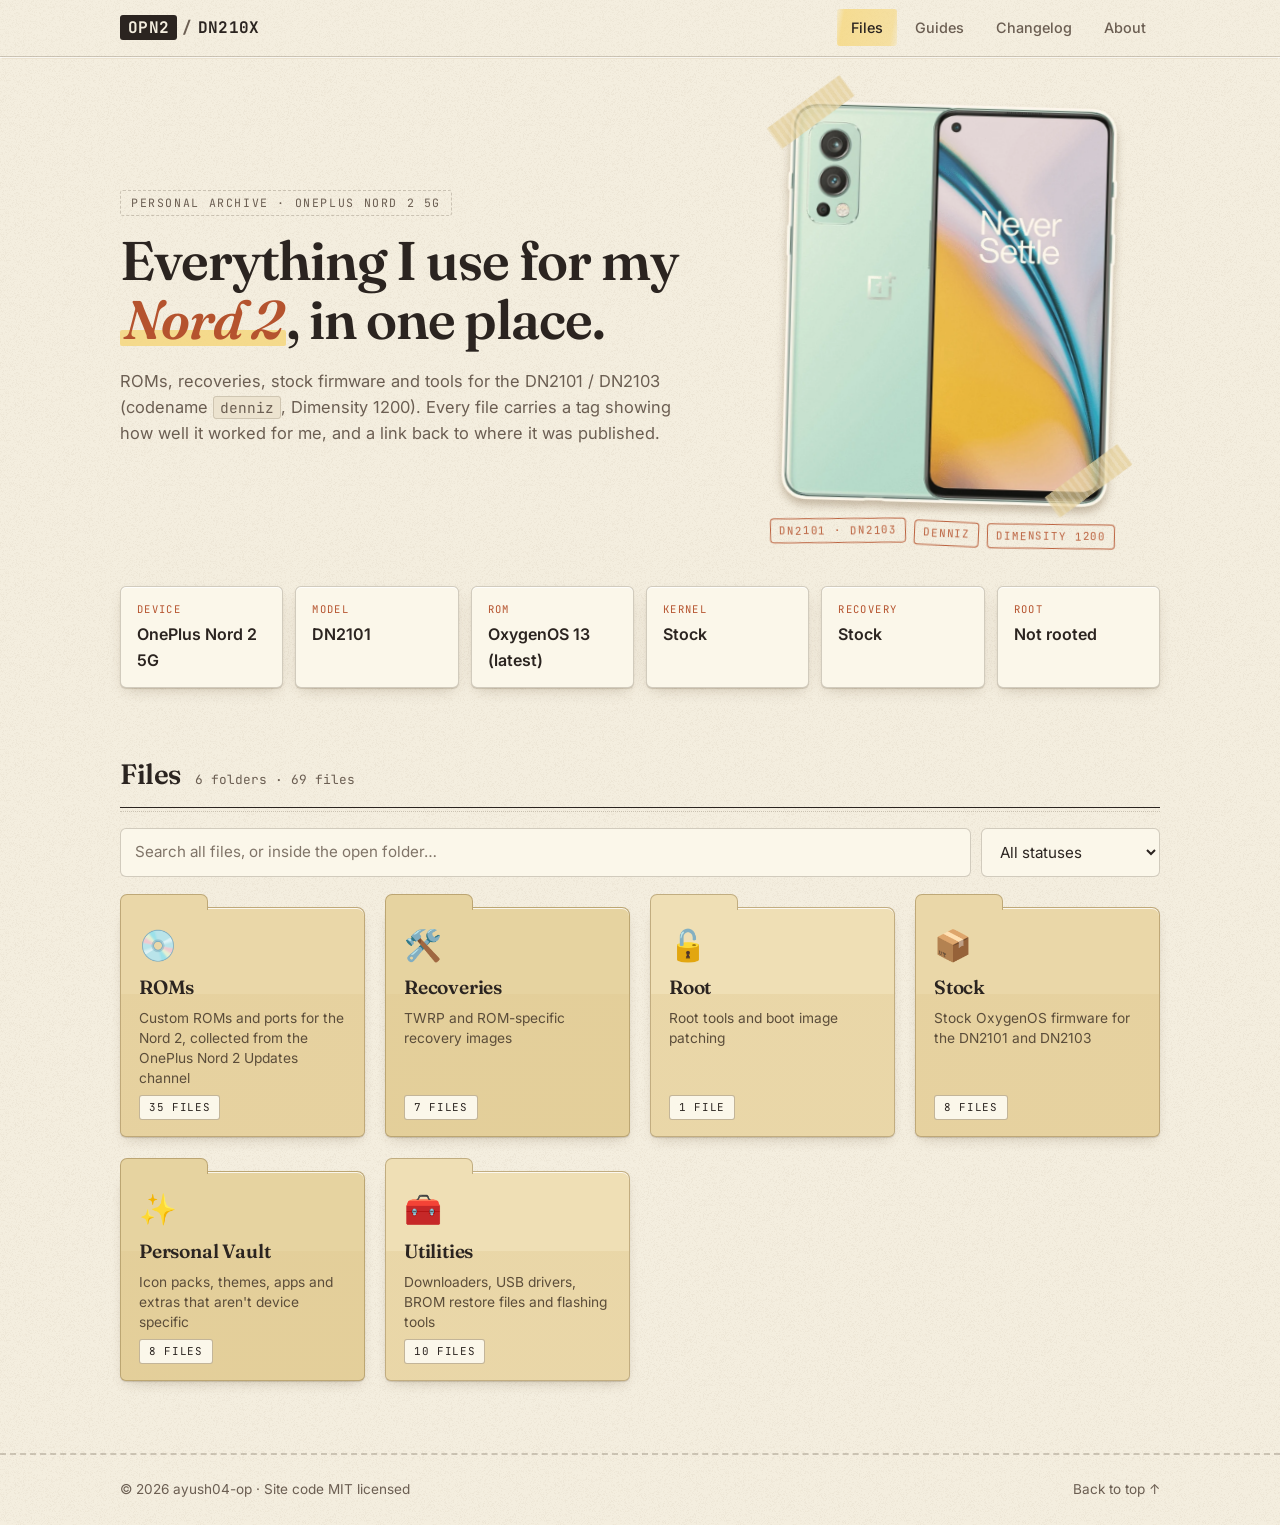
<file: index.html>
<!DOCTYPE html>
<html lang="en">
<head>
  <meta charset="UTF-8">
  <meta name="viewport" content="width=device-width, initial-scale=1.0">
  <meta name="theme-color" content="#F4EEDF">
  <title>OPN2-DN210X — Personal Vault</title>
  <meta name="description" content="Personal collection of ROMs, recoveries, stock firmware and tools for the OnePlus Nord 2 (DN2101 / DN2103).">
  <meta property="og:title" content="OPN2-DN210X — Personal Vault">
  <meta property="og:description" content="ROMs, recoveries, stock firmware and tools for the OnePlus Nord 2 (DN2101 / DN2103).">
  <meta property="og:type" content="website">
  <link rel="preconnect" href="https://fonts.googleapis.com">
  <link rel="preconnect" href="https://fonts.gstatic.com" crossorigin>
  <link href="https://fonts.googleapis.com/css2?family=Fraunces:ital,opsz,wght@0,9..144,400;0,9..144,600;0,9..144,700;1,9..144,600&family=Inter:wght@400;500;600;700&family=JetBrains+Mono:wght@400;500;700&display=swap" rel="stylesheet">
  <link rel="stylesheet" href="style.css?v=20261103g">
</head>
<body>

<header class="top">
  <div class="wrap top-inner">
    <a class="brand" href="#files" data-tab="files">
      <span class="brand-mark">OPN2</span><span class="brand-sep">/</span><span class="brand-sub">DN210X</span>
    </a>
    <nav class="nav" id="nav" aria-label="Sections">
      <span class="nav-pill" aria-hidden="true"></span>
      <a href="#files" data-tab="files">Files</a>
      <a href="#guides" data-tab="guides">Guides</a>
      <a href="#changelog" data-tab="changelog">Changelog</a>
      <a href="#about" data-tab="about">About</a>
    </nav>
  </div>
</header>

<main id="top">

  <section class="hero wrap" id="hero">
    <div class="hero-grid">
      <div class="hero-copy">
        <p class="eyebrow">PERSONAL ARCHIVE · ONEPLUS NORD 2 5G</p>
        <h1>Everything I use for my<br><span class="accent">Nord 2</span>, in one place.</h1>
        <p class="lead">ROMs, recoveries, stock firmware and tools for the DN2101 / DN2103 (codename <code>denniz</code>, Dimensity 1200). Every file carries a tag showing how well it worked for me, and a link back to where it was published.</p>
      </div>

      <figure class="device">
        <img src="assets/nord2-900.webp" srcset="assets/nord2-900.webp 900w, assets/nord2.webp 1715w" sizes="(max-width: 760px) 80vw, 360px" width="900" height="1075" alt="The OnePlus Nord 2 5G, back and front" fetchpriority="high">
        <figcaption>
          <span class="cap">DN2101 · DN2103</span>
          <span class="cap">denniz</span>
          <span class="cap">Dimensity 1200</span>
        </figcaption>
      </figure>
    </div>

    <div class="setup" id="setup" aria-label="Current setup"></div>
  </section>

  <!-- ───────── Files tab ───────── -->
  <section class="wrap panel" id="files" data-panel="files">
    <div class="section-head">
      <h2>Files</h2>
      <span class="count" id="count"></span>
    </div>

    <div class="toolbar">
      <input id="search" type="search" placeholder="Search all files, or inside the open folder…" aria-label="Search files" autocomplete="off">
      <select id="status" aria-label="Filter by status">
        <option value="all">All statuses</option>
        <option value="daily">✅ Daily driver</option>
        <option value="tested">🟢 Tested</option>
        <option value="partial">🟡 Partially tested</option>
        <option value="untested">⚪ Untested</option>
      </select>
    </div>

    <div class="crumbs" id="crumbs" hidden></div>
    <div class="folders" id="folders" aria-label="Folders"></div>
    <div class="chips" id="chips" aria-label="Sections in this folder" hidden></div>
    <div class="list" id="list" aria-live="polite" hidden></div>
  </section>

  <!-- ───────── Guides tab ───────── -->
  <section class="wrap panel" id="guides" data-panel="guides" hidden>
    <div class="section-head"><h2>Guides</h2><span class="count" id="guideCount"></span></div>
    <p class="panel-intro">Step-by-step guides for flashing, restoring and debloating the Nord 2. Each one lists what you need first, the steps in order, and what can go wrong. Tap a guide to open it.</p>
    <div id="guideList" class="guides"></div>
  </section>

  <!-- ───────── Changelog tab ───────── -->
  <section class="wrap panel" id="changelog" data-panel="changelog" hidden>
    <div class="section-head"><h2>Changelog</h2></div>
    <p class="panel-intro">A dated record of what was added or changed in this vault, newest first.</p>
    <ol id="logList" class="log"></ol>
  </section>

  <!-- ───────── About tab ───────── -->
  <section class="wrap panel" id="about" data-panel="about" hidden>
    <div class="section-head"><h2>About</h2></div>

    <div class="about-grid">

      <article class="about card-lite">
        <h3>This vault</h3>
        <p>This is a personal archive for the OnePlus Nord 2 5G, kept by the owner of a DN2101 running the latest OxygenOS 13. It collects stock firmware, custom ROMs, recoveries, drivers and everyday tools, each with notes on what it is and where it came from.</p>
        <p class="muted">The stock firmware, tools and guides come from my own Telegram channel, OPN2-Dump. The custom ROM list was collected from the public OnePlus Nord 2 Updates channel, where ROM maintainers post their builds.</p>
      </article>

      <article class="about card-lite">
        <h3>The device</h3>
        <dl class="specs">
          <div><dt>Name</dt><dd>OnePlus Nord 2 5G</dd></div>
          <div><dt>Codename</dt><dd>denniz</dd></div>
          <div><dt>Models</dt><dd>DN2101 (India), DN2103 (EU)</dd></div>
          <div><dt>Chipset</dt><dd>MediaTek Dimensity 1200 (MT6893)</dd></div>
          <div><dt>Build target</dt><dd>op6893</dd></div>
          <div><dt>Storage</dt><dd>UFS</dd></div>
          <div><dt>Shared builds</dt><dd>realme X7 Max 5G (RMX3031) uses the same op6893 ROM builds</dd></div>
          <div><dt>My setup</dt><dd>DN2101 on the latest OxygenOS 13, not rooted</dd></div>
        </dl>
      </article>

      <article class="about card-lite">
        <h3>What is in each folder</h3>
        <ul class="folder-list">
          <li><a href="#f/roms">💿 ROMs</a> <span class="muted">Custom ROMs and ports from many maintainers. <span data-folder-count="roms"></span></span></li>
          <li><a href="#f/recoveries">🛠️ Recoveries</a> <span class="muted">TWRP and the recoveries that go with specific ROMs. <span data-folder-count="recoveries"></span></span></li>
          <li><a href="#f/root">🔓 Root</a> <span class="muted">Root tools. <span data-folder-count="root"></span></span></li>
          <li><a href="#f/stock">📦 Stock</a> <span class="muted">OxygenOS 13 and OxygenOS 11.3 firmware. <span data-folder-count="stock"></span></span></li>
          <li><a href="#f/vault">✨ Personal Vault</a> <span class="muted">Icon packs, themes and apps that are not device specific. <span data-folder-count="vault"></span></span></li>
          <li><a href="#f/utilities">🧰 Utilities</a> <span class="muted">Downloaders, USB drivers, BROM restore files and flashing tools. <span data-folder-count="utilities"></span></span></li>
        </ul>
      </article>

      <article class="about card-lite">
        <h3>Tags and badges</h3>
        <p class="muted small-title">Status tags</p>
        <ul class="legend">
          <li><span class="tag daily">✅ Daily driver</span> I run it every day.</li>
          <li><span class="tag tested">🟢 Tested</span> It worked for me.</li>
          <li><span class="tag partial">🟡 Partial</span> It works with known bugs.</li>
          <li><span class="tag untested">⚪ Untested</span> Collected, but not tried by me.</li>
        </ul>
        <p class="muted small-title">Build badges</p>
        <ul class="legend">
          <li><span class="tag kind">Official</span> Built and released by the ROM's own team.</li>
          <li><span class="tag kind">Unofficial</span> A community build from an individual maintainer.</li>
          <li><span class="tag kind">Port</span> Made from another phone's firmware.</li>
        </ul>
      </article>

      <article class="about card-lite wide">
        <h3>Sources and credits</h3>
        <p>Everything here belongs to its original authors. Each file links to the post where it was published, plus the maintainer's own changelog, bug list or thread when one exists.</p>
        <p class="credits"><strong>ROMs and ports:</strong> Liwhy, ManshuTyagi, lahaina, Zatvio, Rakhshan, SakilMondal, Frxncyyy, fjoInir, P.A.N.Z. and the teams behind Evolution X, LineageOS, Lunaris-AOSP, InfinityX, Axion AOSP, PixelOS, RisingOS, ArrowOS, DerpFest, Pixel Experience and Project Elixir.</p>
        <p class="credits"><strong>Recoveries and tools:</strong> TheMalachite (unofficial TWRP), NishantKumar6342 (BROM bypass), giovix92 (restore file hosting), Shizuku, Canta, MT Manager and the other authors named beside each file.</p>
        <p class="muted">If you are an author and want something credited differently or removed, open an issue on GitHub.</p>
      </article>

      <article class="about card-lite wide">
        <h3>Known gaps</h3>
        <p class="muted">The ROM list was read from the public preview of the OnePlus Nord 2 Updates channel. A few older stretches of that channel could not be read, so some early 2021 to 2022 ROM builds may be missing. Each ROM family lists its newest builds first.</p>
      </article>

      <article class="about card-lite wide warn-box">
        <h3>⚠ Disclaimer</h3>
        <p>Flashing custom software can brick your device, void your warranty or cause data loss. Everything here is provided as is, with no warranty. Back up your data and flash at your own risk. Unless a file is tagged Daily driver or Tested, I have not verified it myself.</p>
      </article>

    </div>

    <p class="about-links">
      <a class="btn" href="https://github.com/ayush04-op/OPN2-Dump-DN210X" target="_blank" rel="noopener">GitHub repo</a>
      <a class="btn ghost" href="https://t.me/OPdump" target="_blank" rel="noopener">OPN2-Dump channel</a>
      <a class="btn ghost" href="https://t.me/OnePlusNord2Updates" target="_blank" rel="noopener">Nord 2 Updates channel</a>
      <a class="btn ghost" href="https://github.com/ayush04-op/OPN2-Dump-DN210X/issues" target="_blank" rel="noopener">Report an issue</a>
    </p>
  </section>

</main>

<footer class="foot">
  <div class="wrap foot-inner">
    <span>© <span id="year"></span> ayush04-op · Site code MIT licensed</span>
    <a href="#top">Back to top ↑</a>
  </div>
</footer>

<script src="script.js?v=20261103g"></script>
</body>
</html>
</file>
<file: style.css>
/* ─────────────────────────────────────────────
   OPN2 · DN210X — Pure paper theme
   Flat sheets, manila folders, tape, stamps, ruled notebook.
   No blur, no backdrop-filter, no animated blobs: only transform/opacity motion.
   ───────────────────────────────────────────── */
:root {
  --paper: #f4eedf;
  --paper-2: #ece3cf;
  --sheet: #fbf7ea;
  --manila: #ead7a8;
  --manila-2: #dfc78f;
  --ink: #2b2420;
  --muted: #6b5e52;
  --accent: #b5532e;
  --accent-2: #d08a4e;
  --sage: #6f8f72;
  --ok: #2f6b3a;
  --warn: #8a5e00;
  --note: #f6e58f;

  --rule: rgba(60, 45, 30, .16);
  --edge: rgba(60, 45, 30, .22);
  --lift: 0 1px 0 rgba(255, 255, 255, .8) inset, 0 1px 1px rgba(80, 55, 25, .18), 0 6px 14px -6px rgba(80, 55, 25, .28);

  --radius: 6px;
  --ease: cubic-bezier(0.2, 0.7, 0.2, 1);
  --spring: cubic-bezier(0.34, 1.56, 0.64, 1);
  --serif: "Fraunces", "Iowan Old Style", "Palatino Linotype", Georgia, serif;
  --mono: "JetBrains Mono", ui-monospace, SFMono-Regular, Menlo, monospace;
  --sans: "Inter", system-ui, -apple-system, "Segoe UI", sans-serif;
}

* { box-sizing: border-box; -webkit-tap-highlight-color: transparent; }
html { -webkit-text-size-adjust: 100%; scroll-behavior: smooth; background: var(--paper); }
a, button, summary, select, input, label { touch-action: manipulation; }

body {
  margin: 0;
  font-family: var(--sans);
  font-size: 16px;
  line-height: 1.6;
  color: var(--ink);
  background-color: var(--paper);
  background-image: url("assets/paper-grain.png");
  background-size: 180px 180px;
  -webkit-font-smoothing: antialiased;
}

a { color: inherit; }
code {
  font-family: var(--mono); font-size: .88em;
  background: var(--paper-2); border: 1px solid var(--rule); border-radius: 3px; padding: 1px 6px;
}
h1, h2, h3 { font-family: var(--serif); font-optical-sizing: auto; }
.wrap { width: min(1040px, 100% - 32px); margin-inline: auto; }
.muted { color: var(--muted); }

a:focus-visible, button:focus-visible, summary:focus-visible, input:focus-visible, select:focus-visible {
  outline: 2px solid var(--accent); outline-offset: 3px;
}

/* ───────── Header: a strip of paper with a perforated edge ───────── */
.top {
  position: sticky; top: 0; z-index: 20;
  background: var(--paper);
  background-image: url("assets/paper-grain.png");
  border-bottom: 1px solid var(--edge);
  box-shadow: 0 1px 0 rgba(255, 255, 255, .7), 0 4px 0 -2px var(--paper-2);
}
.top-inner { display: flex; align-items: center; justify-content: space-between; height: 56px; }
.brand { text-decoration: none; font-family: var(--mono); font-weight: 700; letter-spacing: .02em; }
.brand-mark {
  color: var(--paper); background: var(--ink); padding: 2px 8px; border-radius: 3px;
}
.brand-sep { color: var(--muted); margin: 0 5px; }
.brand-sub { color: var(--ink); }

.nav { display: flex; gap: 4px; position: relative; }
.nav a {
  position: relative; z-index: 1; overflow: hidden;
  padding: 7px 14px; border-radius: 4px;
  font-size: .9rem; font-weight: 500; text-decoration: none; color: var(--muted);
}
.nav a:hover, .nav a.active { color: var(--ink); }
/* Highlighter swipe that slides to the active tab */
.nav-pill {
  position: absolute; left: 0; top: 0; z-index: 0; pointer-events: none;
  width: var(--w, 0); height: var(--h, 0);
  transform: translate(var(--x, 0), var(--y, 0));
  border-radius: 3px;
  background: linear-gradient(100deg, rgba(246, 214, 120, .15), rgba(246, 214, 120, .75) 12%, rgba(246, 214, 120, .6) 88%, rgba(246, 214, 120, .2));
  opacity: 0;
}
.nav-pill.ready { opacity: 1; transition: transform .5s var(--spring), width .5s var(--spring), opacity .25s; }

/* ───────── Hero ───────── */
.hero { padding: 60px 0 30px; }
.hero-copy > * { animation: fadeUp .9s var(--ease) backwards; }
.hero-copy > :nth-child(1) { animation-delay: .05s; }
.hero-copy > :nth-child(2) { animation-delay: .15s; }
.hero-copy > :nth-child(3) { animation-delay: .28s; }
.hero-grid { display: grid; grid-template-columns: 1.15fr .85fr; gap: 44px; align-items: center; margin-bottom: 40px; }
.eyebrow {
  display: inline-block; margin: 0 0 16px; padding: 3px 10px;
  font-family: var(--mono); font-size: .72rem; letter-spacing: .14em; color: var(--muted);
  border: 1px dashed var(--edge); border-radius: 3px;
}
h1 { text-wrap: balance; font-size: clamp(2.1rem, 4.6vw, 3.4rem); line-height: 1.08; letter-spacing: -.02em; margin: 0 0 18px; font-weight: 600; }
.accent { position: relative; display: inline-block; font-style: italic; color: var(--accent); padding: 0 .08em; }
.accent::before {  /* marker swipe draws itself in */
  content: ""; position: absolute; left: 0; right: 0; bottom: .06em; height: .3em; z-index: -1;
  background: rgba(246, 214, 120, .8); border-radius: 2px;
  transform-origin: left center; animation: swipe .8s .65s var(--ease) backwards;
}
.hero-copy h1 { position: relative; isolation: isolate; }
.lead { max-width: 560px; color: var(--muted); font-size: 1.03rem; margin: 0; }

/* The device photo, taped to the page */
.device { position: relative; margin: 0; transform: rotate(1.6deg); transition: transform .5s var(--spring); animation: land 1s .15s var(--spring) backwards; will-change: transform; }
.device:hover { transform: rotate(0deg) translateY(-4px); }
.device img { display: block; width: 100%; max-width: 360px; height: auto; margin: 0 auto; }
.device::before, .device::after {
  content: ""; position: absolute; z-index: 2; width: 92px; height: 26px;
  background: rgba(228, 205, 150, .72);
  box-shadow: 0 1px 2px rgba(80, 55, 25, .22);
  background-image: repeating-linear-gradient(90deg, rgba(255, 255, 255, .18) 0 3px, transparent 3px 7px);
  -webkit-mask: linear-gradient(90deg, transparent 0, #000 2px, #000 calc(100% - 2px), transparent 100%);
          mask: linear-gradient(90deg, transparent 0, #000 2px, #000 calc(100% - 2px), transparent 100%);
}
.device::before, .device::after { --tr: -38deg; transform: rotate(var(--tr)); animation: tape .5s var(--spring) backwards; }
.device::before { top: 14px; left: calc(50% - 190px); animation-delay: .85s; }
.device::after  { bottom: 56px; right: calc(50% - 190px); animation-delay: 1s; }
.device figcaption { margin-top: 2px; display: flex; flex-wrap: wrap; justify-content: center; gap: 8px; }
.device .cap {
  font-family: var(--mono); font-size: .68rem; letter-spacing: .08em; text-transform: uppercase;
  color: var(--accent); border: 1.5px solid var(--accent); border-radius: 4px; padding: 3px 8px;
  transform: rotate(-2deg); opacity: .9;
  animation: stamp .45s var(--spring) backwards; animation-delay: 1.15s;
}
.device .cap:nth-child(2) { transform: rotate(1.5deg); animation-delay: 1.25s; }
.device .cap:nth-child(3) { transform: rotate(-1deg); animation-delay: 1.35s; }

/* "Current setup": a row of index cards */
.setup {
  display: grid; grid-template-columns: repeat(auto-fit, minmax(150px, 1fr)); gap: 12px;
}
.setup .cell {
  background: var(--sheet); border: 1px solid var(--edge); border-radius: var(--radius);
  padding: 14px 16px; box-shadow: var(--lift);
  animation: settle .7s var(--ease) backwards; animation-delay: calc(.35s + var(--i, 0) * 70ms);
  transition: transform .35s var(--spring);
}
.setup .cell:hover { transform: translateY(-3px) rotate(-.4deg); }
.setup .cell:active { transform: scale(.97); transition-duration: .1s; }
.setup .k { font-family: var(--mono); font-size: .66rem; letter-spacing: .13em; color: var(--accent); text-transform: uppercase; }
.setup .v { font-weight: 600; margin-top: 4px; word-break: break-word; }

/* ───────── Sections ───────── */
section.wrap { padding: 32px 0; }
.section-head {
  display: flex; align-items: baseline; gap: 14px; margin-bottom: 20px; padding-bottom: 10px;
  border-bottom: 1px solid var(--ink); position: relative;
}
.section-head::after { content: ""; position: absolute; left: 0; right: 0; bottom: -5px; border-bottom: 1px dotted var(--edge); }
h2 { margin: 0; font-size: 1.75rem; letter-spacing: -.015em; font-weight: 600; }
.count { font-family: var(--mono); font-size: .8rem; color: var(--muted); }
.panel:not([hidden]) { animation: fadeUp .5s var(--ease) backwards; }
html.vt .panel:not([hidden]) { animation: none; }
.panel-intro { color: var(--muted); max-width: 680px; margin: 4px 0 24px; }

.reveal { opacity: 0; transform: translateY(22px); transition: opacity .7s var(--ease), transform .7s var(--ease); }
.reveal.in { opacity: 1; transform: none; }

/* ───────── Toolbar ───────── */
.toolbar { display: flex; gap: 10px; flex-wrap: wrap; margin: 6px 0 16px; }
input[type="search"], select {
  font: inherit; font-size: .95rem; color: var(--ink);
  background: var(--sheet); border: 1.5px solid var(--edge); border-radius: var(--radius);
  padding: 11px 14px; transition: border-color .2s, box-shadow .2s;
}
input[type="search"] { flex: 1 1 260px; }
input[type="search"]::placeholder { color: var(--muted); opacity: .85; }
input[type="search"]:focus, select:focus { outline: none; border-color: var(--ink); box-shadow: 3px 3px 0 var(--accent-2); }
select { cursor: pointer; }
select option { background: var(--sheet); color: var(--ink); }

/* ───────── Buttons: ink stamps that press into the page ───────── */
.btn {
  position: relative; overflow: hidden; display: inline-block;
  font: 600 .86rem/1 var(--sans); text-decoration: none; cursor: pointer;
  color: var(--paper); background: var(--accent);
  border: 1.5px solid var(--ink); border-radius: 4px; padding: 10px 16px;
  box-shadow: 2px 2px 0 var(--ink);
  transition: transform .25s var(--spring), box-shadow .25s var(--spring), background-color .2s, color .2s;
}
.btn:hover { transform: translate(-1px, -1px); box-shadow: 3px 3px 0 var(--ink); }
.btn:active { transform: translate(2px, 2px); box-shadow: 0 0 0 var(--ink); transition-duration: .08s; }
.btn.ghost { background: var(--sheet); color: var(--ink); }
.btn.ghost:hover { background: #fff; }
.btn.disabled { background: transparent; color: var(--muted); border-style: dashed; border-color: var(--edge); box-shadow: none; cursor: default; }
.btn.small { padding: 7px 12px; font-size: .76rem; font-family: var(--mono); font-weight: 500; }

/* ───────── Tags: rubber stamps ───────── */
.tag {
  display: inline-block; font-family: var(--mono); font-size: .66rem; font-weight: 500; letter-spacing: .04em;
  padding: 2px 8px; border-radius: 3px; border: 1.2px solid var(--edge); color: var(--muted); background: transparent;
  line-height: 1.5; white-space: nowrap;
}
.tag.cat { color: var(--muted); border-style: dashed; }
.tag.daily { color: var(--ok); border-color: rgba(47, 107, 58, .6); background: rgba(111, 143, 114, .14); }
.tag.tested { color: #3b7348; border-color: rgba(59, 115, 72, .5); }
.tag.partial { color: var(--warn); border-color: rgba(138, 94, 0, .55); background: rgba(246, 214, 120, .3); }
.tag.untested { color: var(--muted); }
.tag.kind { color: #a24a27; border-color: rgba(181, 83, 46, .55); }

/* ───────── Folders: manila folders with a tab ───────── */
.folders { display: grid; grid-template-columns: repeat(auto-fill, minmax(230px, 1fr)); gap: 34px 20px; padding-top: 14px; }
.folders > .empty { grid-column: 1 / -1; }
.folder {
  position: relative; display: flex; flex-direction: column; gap: 6px; text-align: left; cursor: pointer;
  font: inherit; color: inherit;
  padding: 22px 18px 16px; min-height: 170px;
  background: var(--manila); border: 1px solid rgba(110, 80, 30, .35); border-radius: 2px 8px 6px 6px;
  box-shadow: var(--lift);
  transition: transform .3s var(--spring);
  animation: settle .7s var(--ease) backwards; animation-delay: calc(var(--i, 0) * 70ms);
}
.folder::before {  /* the tab */
  content: ""; position: absolute; left: -1px; top: -14px; width: 86px; height: 15px;
  background: var(--manila); border: 1px solid rgba(110, 80, 30, .35); border-bottom: none; border-radius: 7px 7px 0 0;
}
.folder::after {  /* front flap */
  content: ""; position: absolute; left: 0; right: 0; bottom: 0; height: 62%; pointer-events: none;
  background: linear-gradient(var(--manila-2), var(--manila-2));
  opacity: .35; border-radius: 0 0 6px 6px;
}
.folder > * { position: relative; z-index: 1; }
.folder:nth-child(3n+2), .folder:nth-child(3n+2)::before { background-color: #e6d3a0; }
.folder:nth-child(3n),   .folder:nth-child(3n)::before   { background-color: #efdfb5; }
.folder::after { transform-origin: bottom center; transition: transform .45s var(--spring), opacity .3s; }
.folder:hover { transform: translateY(-6px) rotate(-.6deg); }
.folder:hover::after { transform: scaleY(.82); opacity: .5; }
.folder:active { transform: translateY(0) scale(.97); transition-duration: .1s; }
.folder-icon { font-size: 1.9rem; line-height: 1; transition: transform .4s var(--spring); }
.folder:hover .folder-icon { transform: scale(1.12) rotate(-6deg); }
.folder:active .folder-icon { transform: scale(.88); }
.folder-name { font-family: var(--serif); font-size: 1.2rem; font-weight: 600; letter-spacing: -.01em; margin-top: 6px; }
.folder-desc { color: #5b4d3a; font-size: .86rem; line-height: 1.45; flex: 1; }
.folder-count {
  align-self: flex-start; font-family: var(--mono); font-size: .68rem; letter-spacing: .06em; text-transform: uppercase;
  color: var(--ink); background: var(--sheet); border: 1px solid rgba(110, 80, 30, .4); border-radius: 3px; padding: 3px 9px;
}
.folder-count.empty-folder { border-style: dashed; opacity: .75; }

/* ───────── Breadcrumb + chips ───────── */
.crumbs { display: flex; flex-wrap: wrap; align-items: center; gap: 10px 14px; margin: 8px 0 18px; animation: fadeUp .4s var(--ease) backwards; }
.crumbs[hidden], .chips[hidden], .list[hidden], .folders[hidden] { display: none; }
.crumb-back {
  position: relative; overflow: hidden; font: 600 .84rem var(--sans); cursor: pointer; color: var(--ink);
  background: var(--sheet); border: 1.5px solid var(--ink); border-radius: 4px; padding: 8px 13px; box-shadow: 2px 2px 0 var(--ink);
  transition: transform .25s var(--spring), box-shadow .25s var(--spring);
}
.crumb-back:hover { transform: translate(-1px, -1px); box-shadow: 3px 3px 0 var(--ink); }
.crumb-back:active { transform: translate(2px, 2px); box-shadow: 0 0 0 var(--ink); transition-duration: .08s; }
.crumb-trail { font-family: var(--mono); font-size: .9rem; color: var(--muted); display: flex; gap: 8px; align-items: center; }
.crumb-now { color: var(--ink); font-weight: 700; }
.crumb-desc { flex-basis: 100%; margin: 0; color: var(--muted); font-size: .92rem; }

.chips { display: flex; gap: 8px; flex-wrap: wrap; margin-bottom: 20px; }
.chip {
  position: relative; overflow: hidden; font: 500 .84rem var(--sans); cursor: pointer; color: var(--muted);
  background: var(--sheet); border: 1.5px solid var(--edge); border-radius: 4px; padding: 7px 13px;
  transition: transform .25s var(--spring), background-color .2s, color .2s, border-color .2s;
}
.chip:hover { color: var(--ink); border-color: var(--ink); transform: translateY(-2px); }
.chip:active { transform: scale(.95); transition-duration: .08s; }
.chip.active { color: var(--paper); background: var(--ink); border-color: var(--ink); }
.chip small { opacity: .7; margin-left: 6px; font-family: var(--mono); }

/* ───────── File cards: sheets with a dog-ear ───────── */
.list { display: grid; gap: 14px; }
.card {
  position: relative; display: grid; grid-template-columns: 1fr auto; gap: 10px 20px; align-items: center;
  padding: 18px 22px 18px 24px;
  background: var(--sheet); border: 1px solid var(--edge); border-radius: 3px 3px 3px 3px;
  box-shadow: var(--lift);
  animation: settle .55s var(--ease) backwards; animation-delay: calc(var(--i, 0) * 50ms);
  transition: transform .3s var(--spring);
}
.card::before {  /* punched margin line */
  content: ""; position: absolute; left: 11px; top: 0; bottom: 0; width: 1px; background: rgba(181, 83, 46, .35);
}
.card::after {  /* dog-ear corner */
  content: ""; position: absolute; top: -1px; right: -1px; width: 22px; height: 22px;
  background: linear-gradient(225deg, var(--paper) 50%, var(--paper-2) 50%);
  border-left: 1px solid var(--edge); border-bottom: 1px solid var(--edge); border-bottom-left-radius: 3px;
}
.card:hover { transform: translateY(-3px) rotate(-.15deg); }
.card:active { transform: scale(.985); transition-duration: .1s; }
.card h3 { margin: 0; font-size: 1.04rem; font-weight: 600; display: flex; flex-wrap: wrap; align-items: center; gap: 6px 8px; padding-right: 16px; }
.meta { font-family: var(--mono); font-size: .74rem; color: var(--muted); display: flex; flex-wrap: wrap; gap: 4px 14px; margin-top: 6px; }
.notes { grid-column: 1 / -1; color: var(--muted); font-size: .9rem; margin: 2px 0 0; padding-top: 10px; border-top: 1px dashed var(--edge); }
.actions { display: flex; gap: 10px; align-items: center; flex-wrap: wrap; justify-content: flex-end; max-width: 420px; }
.empty {
  color: var(--muted); text-align: center; padding: 38px 20px;
  border: 1.5px dashed var(--edge); border-radius: var(--radius); background: transparent;
}

/* ───────── Guides: folded notes, lined inside ───────── */
.guides { display: grid; gap: 14px; }
details {
  background: var(--sheet); border: 1px solid var(--edge); border-radius: 3px; box-shadow: var(--lift); padding: 0 20px;
}
details[open] { padding-bottom: 20px; }
summary {
  cursor: pointer; padding: 17px 0; font-weight: 600; list-style: none; display: flex; justify-content: space-between; align-items: center; gap: 12px;
  transition: transform .2s var(--spring);
}
summary::-webkit-details-marker { display: none; }
summary::after {
  content: "+"; flex: none; width: 28px; height: 28px; display: grid; place-items: center;
  font-family: var(--mono); font-size: 1.1rem; line-height: 1; color: var(--ink);
  border: 1.5px solid var(--ink); border-radius: 50%; transition: transform .4s var(--spring), background-color .2s, color .2s;
}
details[open] summary::after { content: "–"; transform: rotate(180deg); background: var(--ink); color: var(--paper); }
.guide summary { align-items: flex-start; gap: 16px; }
.guide summary:active { transform: scale(.992); transition-duration: .1s; }
.g-title { display: flex; flex-direction: column; gap: 2px; }
.g-name { font-family: var(--serif); font-size: 1.12rem; }
.g-sum { font-weight: 400; font-size: .88rem; color: var(--muted); font-family: var(--sans); }
.g-body { display: grid; gap: 18px; padding-top: 12px; border-top: 1px dashed var(--edge); }
.guide[open] .g-body { animation: fadeUp .5s .05s var(--ease) backwards; }
.g-block h4 {
  margin: 0 0 6px; font-family: var(--mono); font-size: .7rem; letter-spacing: .14em; text-transform: uppercase; color: var(--accent);
}
.g-list, .g-steps { margin: 0; padding-left: 22px; }
.g-list li, .g-steps li { margin: 7px 0; }
.g-steps li::marker { font-family: var(--mono); color: var(--accent); font-weight: 700; }
.g-list li::marker { color: var(--accent-2); }
.g-warn {
  background: var(--note); border: 1px solid rgba(138, 94, 0, .35); border-left: 5px solid var(--warn);
  border-radius: 2px; padding: 10px 14px; font-size: .92rem; color: #4d3700; box-shadow: 0 2px 5px -2px rgba(80, 55, 25, .3);
}
.g-credit { margin: 0; color: var(--muted); font-size: .86rem; font-style: italic; }
.g-actions { display: flex; flex-wrap: wrap; gap: 10px; }

/* ───────── Changelog: a plain sheet with a simple timeline ───────── */
.log {
  list-style: none; margin: 0; padding: 22px 22px 4px 52px; position: relative;
  background: var(--sheet); border: 1px solid var(--edge); border-radius: 3px; box-shadow: var(--lift);
}
.log::before {  /* timeline rule */
  content: ""; position: absolute; top: 28px; bottom: 28px; left: 28px; border-left: 1.5px dashed var(--edge);
}
.log li { position: relative; padding: 0 0 26px; }
.log li::before {  /* timeline dot */
  content: ""; position: absolute; left: -31px; top: 6px; width: 11px; height: 11px; border-radius: 50%;
  background: var(--accent); border: 2px solid var(--sheet); box-shadow: 0 0 0 1.5px var(--accent);
}
.log .date { font-family: var(--mono); font-size: .76rem; color: var(--accent); }
.log .title { font-family: var(--serif); font-weight: 600; font-size: 1.1rem; margin: 2px 0; }
.log .desc { color: var(--muted); font-size: .92rem; margin: 0; }
.log-items { margin: 8px 0 0; padding-left: 18px; color: var(--muted); font-size: .92rem; }
.log-items li { margin: 5px 0; padding: 0; }
.log-items li::before { display: none; }

/* ───────── About ───────── */
.about-grid { display: grid; grid-template-columns: repeat(2, 1fr); gap: 22px 18px; padding-top: 10px; }
.about {
  position: relative; background: var(--sheet); border: 1px solid var(--edge); border-radius: 3px; box-shadow: var(--lift);
  padding: 26px 24px 22px; margin: 0;
}
.about:not(.warn-box)::before {  /* tape */
  content: ""; position: absolute; top: -11px; left: 50%; width: 80px; height: 22px; margin-left: -40px; transform: rotate(-2deg);
  background: rgba(228, 205, 150, .7); box-shadow: 0 1px 2px rgba(80, 55, 25, .2);
}
.about:nth-child(even):not(.warn-box)::before { transform: rotate(2.2deg); background: rgba(200, 215, 190, .7); }
.about.wide { grid-column: 1 / -1; }
.about p { margin: 0 0 14px; }
.about p:last-child { margin-bottom: 0; }
.about h3 { margin: 0 0 12px; font-size: 1.2rem; font-weight: 600; letter-spacing: -.01em; }
.about .small-title { font-family: var(--mono); font-size: .7rem; letter-spacing: .13em; text-transform: uppercase; color: var(--accent); margin: 14px 0 8px; }
.about .small-title:first-of-type { margin-top: 0; }
.about a { text-decoration: underline; text-decoration-color: rgba(181, 83, 46, .5); text-underline-offset: 3px; transition: color .2s, text-decoration-color .2s; }
.about a:hover { color: var(--accent); text-decoration-color: var(--accent); }
.about .credits { font-size: .93rem; }
.specs { margin: 0; }
.specs > div { display: grid; grid-template-columns: 110px 1fr; gap: 12px; padding: 9px 0; border-bottom: 1px dashed var(--edge); }
.specs > div:last-child { border-bottom: none; }
.specs dt { color: var(--muted); font-family: var(--mono); font-size: .74rem; letter-spacing: .06em; padding-top: 2px; }
.specs dd { margin: 0; font-weight: 500; }
.legend { list-style: none; margin: 0 0 4px; padding: 0; display: grid; gap: 8px; font-size: .92rem; }
.legend li { display: grid; grid-template-columns: 122px 1fr; align-items: center; gap: 10px; color: var(--muted); }
.legend .tag { justify-self: start; }
.folder-list { list-style: none; margin: 0; padding: 0; display: grid; gap: 10px; }
.folder-list li { display: flex; flex-direction: column; gap: 2px; }
.folder-list a { font-weight: 600; text-decoration: none; }
.folder-list a:hover { color: var(--accent); }
.warn-box {  /* sticky note */
  background: var(--note); border-color: rgba(138, 94, 0, .35);
  box-shadow: 0 1px 1px rgba(80, 55, 25, .2), 0 10px 14px -10px rgba(80, 55, 25, .5);
}
.warn-box::after {
  content: ""; position: absolute; right: -1px; bottom: -1px; width: 26px; height: 26px;
  background: linear-gradient(315deg, var(--paper) 50%, #e3cf74 50%); border-top-left-radius: 3px;
}
.warn-box p { color: #4d3700; }
.about-links { display: flex; flex-wrap: wrap; gap: 12px; margin: 28px 0 0; }

/* ───────── Footer ───────── */
.foot { margin-top: 40px; color: var(--muted); font-size: .85rem; border-top: 2px dashed var(--edge); }
.foot-inner { display: flex; justify-content: space-between; flex-wrap: wrap; gap: 8px; padding: 24px 0; }
.foot a { text-decoration: none; transition: color .2s; }
.foot a:hover { color: var(--accent); }

/* ───────── Tap ripple (ink bloom) ───────── */
.ripple {
  position: absolute; border-radius: 50%; pointer-events: none;
  background: radial-gradient(circle, rgba(246, 214, 120, .65), rgba(246, 214, 120, 0) 65%);
  transform: scale(0); opacity: 1; animation: ripple .6s var(--ease) forwards;
}
.btn:not(.ghost) .ripple, .chip.active .ripple { background: radial-gradient(circle, rgba(255, 255, 255, .45), rgba(255, 255, 255, 0) 65%); }
@keyframes ripple { to { transform: scale(1); opacity: 0; } }
@keyframes fadeUp { from { opacity: 0; transform: translateY(16px); } to { opacity: 1; transform: none; } }
@keyframes settle { from { opacity: 0; transform: translateY(22px) rotate(-.8deg) scale(.985); } to { opacity: 1; transform: none; } }
@keyframes land { from { opacity: 0; transform: translateY(-46px) rotate(-7deg) scale(.94); } to { opacity: 1; transform: rotate(1.6deg); } }
@keyframes tape { from { opacity: 0; transform: rotate(var(--tr)) scale(.4); } to { opacity: 1; transform: rotate(var(--tr)) scale(1); } }
@keyframes stamp { from { opacity: 0; transform: scale(1.8) rotate(-8deg); } to { opacity: .9; } }
@keyframes swipe { from { transform: scaleX(0); } to { transform: scaleX(1); } }

/* ───────── Responsive ───────── */
@media (max-width: 760px) {
  .hero { padding: 36px 0 20px; }
  .hero-grid { grid-template-columns: 1fr; gap: 30px; }
  .device { max-width: 310px; margin-inline: auto; transform: rotate(1deg); }
  .device::before { left: -6px; }
  .device::after { right: -6px; bottom: 84px; }
  .about-grid { grid-template-columns: 1fr; }
  .top-inner { height: 52px; }
  .brand-sep, .brand-sub { display: none; }
  .nav { gap: 0; }
  .nav a { font-size: .8rem; padding: 6px 9px; }
  .card { grid-template-columns: 1fr; }
  .actions { margin-top: 4px; max-width: none; justify-content: flex-start; }
  .folders { grid-template-columns: repeat(2, 1fr); gap: 30px 12px; }
  .folder { padding: 20px 14px 14px; min-height: 160px; }
  .folder-desc { font-size: .8rem; }
  .specs > div { grid-template-columns: 1fr; gap: 2px; }
  .log { padding: 20px 16px 2px 44px; }
  .log::before { left: 22px; }
  .log li::before { left: -28px; }
}
@media (max-width: 420px) {
  .folders { grid-template-columns: 1fr; }
}

@media (prefers-reduced-motion: reduce) {
  *, *::before, *::after { animation: none !important; transition: none !important; scroll-behavior: auto !important; }
  .reveal { opacity: 1; transform: none; }
}

/* ───────── Smooth guide open/close (Chrome/Android; others fall back to the fade) ───────── */
:root { interpolate-size: allow-keywords; }
details::details-content { block-size: 0; overflow: clip; transition: block-size .5s var(--ease), content-visibility .5s allow-discrete; }
details[open]::details-content { block-size: auto; }

/* ───────── Page transitions between tabs and folders ───────── */
.top { view-transition-name: top; }
::view-transition-group(top) { animation-duration: 0s; }
::view-transition-old(root) { animation: vtOut .22s ease both; }
::view-transition-new(root) { animation: vtIn .45s var(--ease) both; }
@keyframes vtOut { to { opacity: 0; } }
@keyframes vtIn { from { opacity: 0; transform: translateY(14px); } }
</file>
